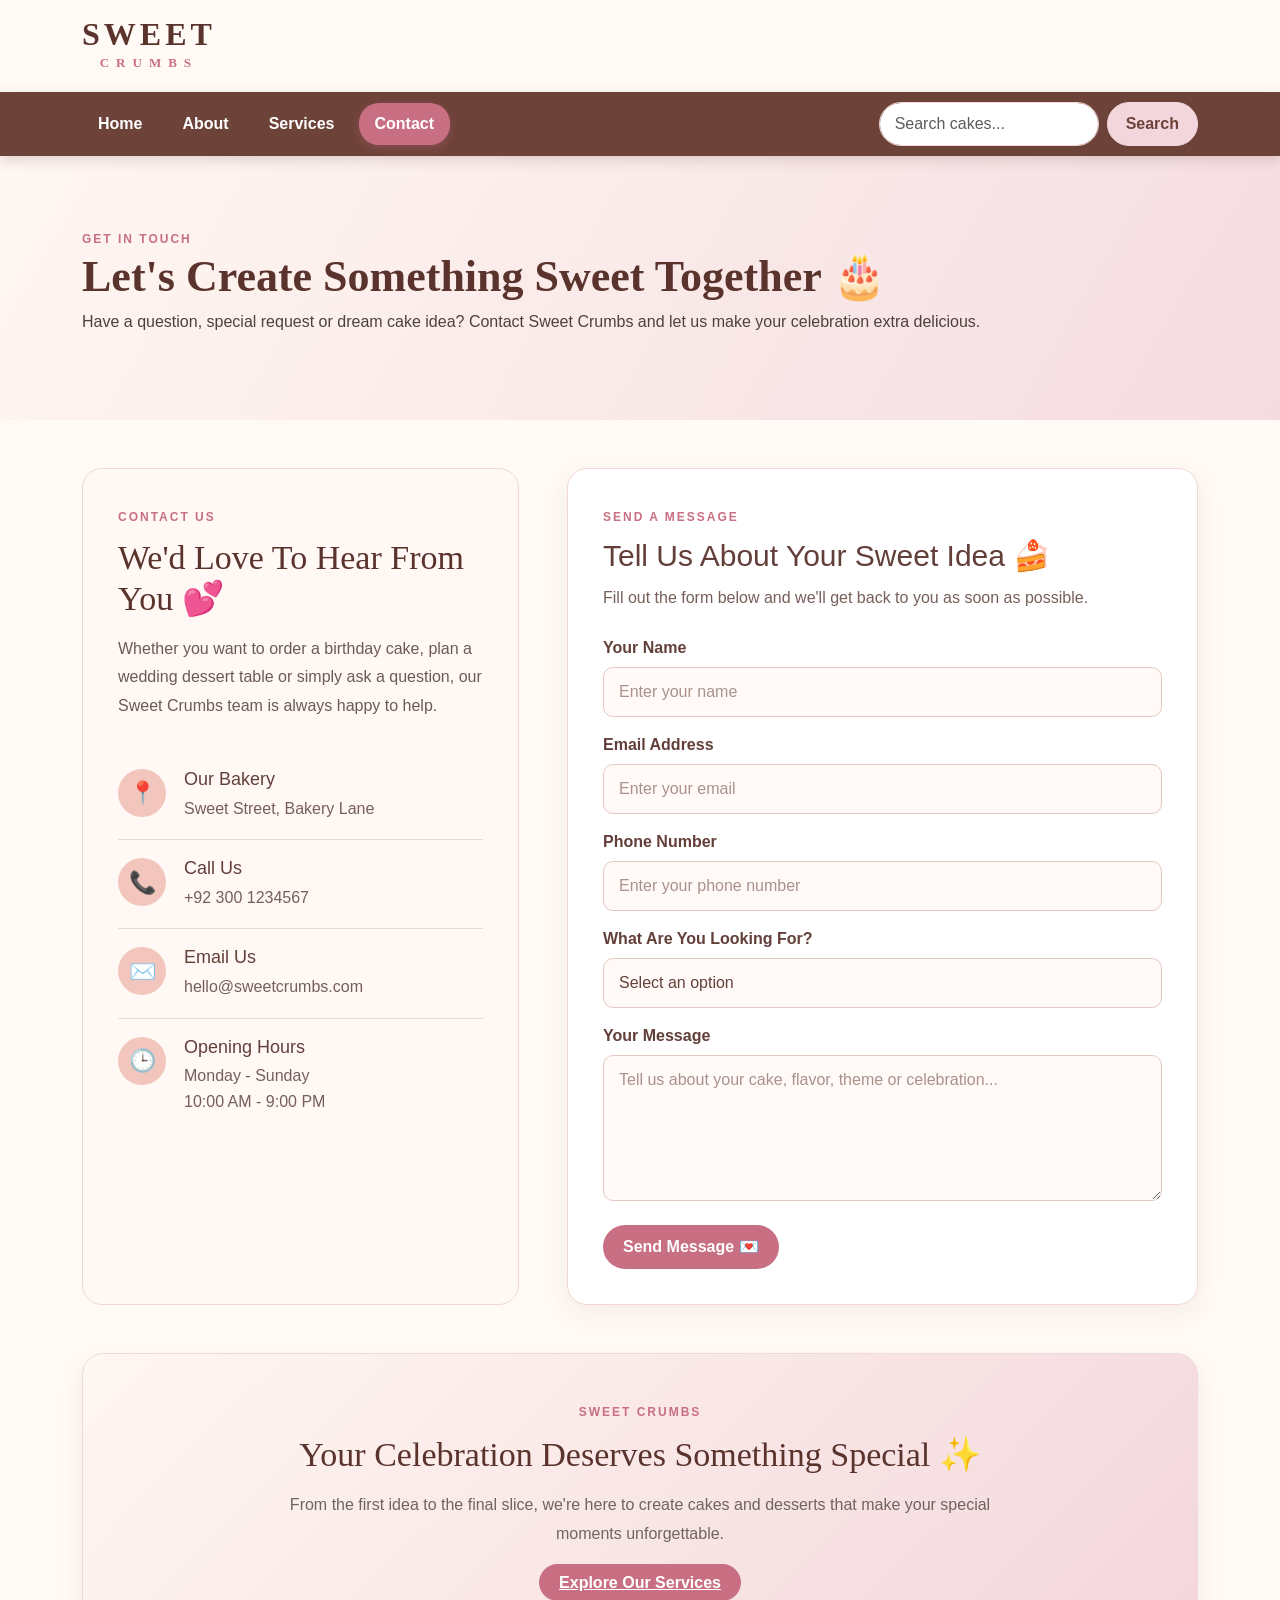
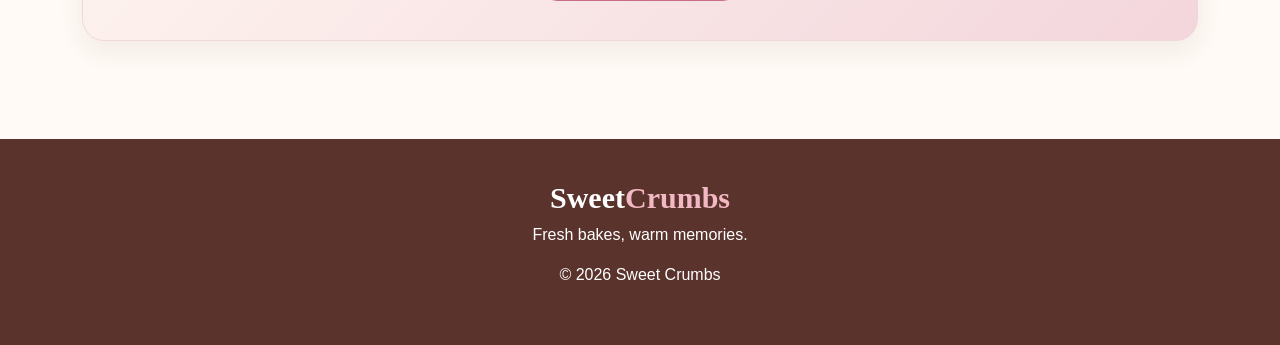
<file: contact.html>
<!DOCTYPE html>
<html lang="en">

<head>

    <meta charset="UTF-8">
    <meta name="viewport" content="width=device-width, initial-scale=1.0">

    <title>Contact - Sweet Crumbs</title>

    <!-- Bootstrap -->
    <link
        href="https://cdn.jsdelivr.net/npm/bootstrap@5.3.3/dist/css/bootstrap.min.css"
        rel="stylesheet"
    >

    <!-- Custom CSS -->
    <link rel="stylesheet" href="style.css">

</head>


<body data-page="contact">


<!-- ==================================================
     TOP NAVBAR
================================================== -->

<nav class="top-cake-navbar">

    <div class="container">

        <a href="index.html" class="cake-logo">
            SWEET
            <span>CRUMBS</span>
        </a>

    </div>

</nav>


<!-- ==================================================
     SECOND NAVBAR
================================================== -->

<nav class="navbar navbar-expand-lg second-cake-navbar">

    <div class="container">

        <!-- Mobile Button -->

        <button
            class="navbar-toggler"
            type="button"
            data-bs-toggle="collapse"
            data-bs-target="#cakeNavbar">

            <span class="navbar-toggler-icon"></span>

        </button>


        <!-- Menu -->

        <div class="collapse navbar-collapse" id="cakeNavbar">

            <ul class="navbar-nav me-auto mb-2 mb-lg-0">

                <li class="nav-item">
                    <a
                        class="nav-link"
                        data-page="home"
                        href="index.html">
                        Home
                    </a>
                </li>

                <li class="nav-item">
                    <a
                        class="nav-link"
                        data-page="about"
                        href="about.html">
                        About
                    </a>
                </li>

                <li class="nav-item">
                    <a
                        class="nav-link"
                        data-page="services"
                        href="services.html">
                        Services
                    </a>
                </li>

                <li class="nav-item">
                    <a
                        class="nav-link active"
                        data-page="contact"
                        href="contact.html">
                        Contact
                    </a>
                </li>

            </ul>


            <!-- Search -->

            <form class="d-flex cake-search">

                <input
                    class="form-control me-2"
                    type="search"
                    id="cakeSearch"
                    placeholder="Search cakes..."
                >

                <button
                    class="search-cake-btn"
                    type="submit">

                    Search

                </button>

            </form>

        </div>

    </div>

</nav>


<!-- ==================================================
     CONTACT HERO
================================================== -->

<section class="page-hero">

    <div class="container">

        <span class="eyebrow">
            GET IN TOUCH
        </span>

        <h1>
            Let's Create Something Sweet Together 🎂
        </h1>

        <p>
            Have a question, special request or dream cake idea?
            Contact Sweet Crumbs and let us make your celebration
            extra delicious.
        </p>

    </div>

</section>


<!-- ==================================================
     CONTACT SECTION
================================================== -->

<main class="container py-5">

    <div class="row g-5 align-items-stretch">


        <!-- =========================
             CONTACT INFORMATION
        ========================= -->

        <div class="col-lg-5">

            <div class="contact-info">

                <span class="eyebrow">
                    CONTACT US
                </span>

                <h2 class="section-title">
                    We'd Love To Hear From You 💕
                </h2>

                <p>
                    Whether you want to order a birthday cake, plan
                    a wedding dessert table or simply ask a question,
                    our Sweet Crumbs team is always happy to help.
                </p>


                <!-- Address -->

                <div class="contact-item">

                    <div class="contact-icon">
                        📍
                    </div>

                    <div>
                        <h4>Our Bakery</h4>

                        <p>
                            Sweet Street, Bakery Lane
                        </p>
                    </div>

                </div>


                <!-- Phone -->

                <div class="contact-item">

                    <div class="contact-icon">
                        📞
                    </div>

                    <div>
                        <h4>Call Us</h4>

                        <p>
                            +92 300 1234567
                        </p>
                    </div>

                </div>


                <!-- Email -->

                <div class="contact-item">

                    <div class="contact-icon">
                        ✉️
                    </div>

                    <div>
                        <h4>Email Us</h4>

                        <p>
                            hello@sweetcrumbs.com
                        </p>
                    </div>

                </div>


                <!-- Opening Hours -->

                <div class="contact-item">

                    <div class="contact-icon">
                        🕒
                    </div>

                    <div>
                        <h4>Opening Hours</h4>

                        <p>
                            Monday - Sunday<br>
                            10:00 AM - 9:00 PM
                        </p>
                    </div>

                </div>

            </div>

        </div>


        <!-- =========================
             CONTACT FORM
        ========================= -->

        <div class="col-lg-7">

            <div class="contact-form-card">

                <span class="eyebrow">
                    SEND A MESSAGE
                </span>

                <h2>
                    Tell Us About Your Sweet Idea 🍰
                </h2>

                <p>
                    Fill out the form below and we'll get back to you
                    as soon as possible.
                </p>


                <form id="contactForm">


                    <!-- Name -->

                    <div class="mb-3">

                        <label for="name" class="form-label">
                            Your Name
                        </label>

                        <input
                            type="text"
                            class="form-control"
                            id="name"
                            placeholder="Enter your name"
                            required
                        >

                    </div>


                    <!-- Email -->

                    <div class="mb-3">

                        <label for="email" class="form-label">
                            Email Address
                        </label>

                        <input
                            type="email"
                            class="form-control"
                            id="email"
                            placeholder="Enter your email"
                            required
                        >

                    </div>


                    <!-- Phone -->

                    <div class="mb-3">

                        <label for="phone" class="form-label">
                            Phone Number
                        </label>

                        <input
                            type="tel"
                            class="form-control"
                            id="phone"
                            placeholder="Enter your phone number"
                        >

                    </div>


                    <!-- Cake Type -->

                    <div class="mb-3">

                        <label for="cakeType" class="form-label">
                            What Are You Looking For?
                        </label>

                        <select
                            class="form-select"
                            id="cakeType"
                            required>

                            <option value="">
                                Select an option
                            </option>

                            <option>
                                Birthday Cake
                            </option>

                            <option>
                                Wedding Cake
                            </option>

                            <option>
                                Custom Cake
                            </option>

                            <option>
                                Cupcake Box
                            </option>

                            <option>
                                Dessert Table
                            </option>

                            <option>
                                Cake Delivery
                            </option>

                        </select>

                    </div>


                    <!-- Message -->

                    <div class="mb-3">

                        <label for="message" class="form-label">
                            Your Message
                        </label>

                        <textarea
                            class="form-control"
                            id="message"
                            rows="5"
                            placeholder="Tell us about your cake, flavor, theme or celebration..."
                            required></textarea>

                    </div>


                    <!-- Submit -->

                    <button
                        type="submit"
                        class="cake-btn">

                        Send Message 💌

                    </button>

                </form>


                <!-- Success Message -->

                <div
                    id="contactMessage"
                    class="message-box">
                </div>

            </div>

        </div>

    </div>


    <!-- ==================================================
         WHY CONTACT US
    ================================================== -->

    <section class="service-highlight mt-5">

        <span class="eyebrow">
            SWEET CRUMBS
        </span>

        <h2>
            Your Celebration Deserves Something Special ✨
        </h2>

        <p>
            From the first idea to the final slice, we're here to
            create cakes and desserts that make your special moments
            unforgettable.
        </p>

        <a
            href="services.html"
            class="cake-btn">

            Explore Our Services

        </a>

    </section>

</main>


<!-- ==================================================
     FOOTER
================================================== -->

<footer class="cake-footer">

    <div class="container text-center">

        <h3>
            Sweet<span>Crumbs</span>
        </h3>

        <p>
            Fresh bakes, warm memories.
        </p>

        <p>
            © 2026 Sweet Crumbs
        </p>

    </div>

</footer>


<!-- Bootstrap JS -->

<script
    src="https://cdn.jsdelivr.net/npm/bootstrap@5.3.3/dist/js/bootstrap.bundle.min.js">
</script>


<!-- Custom JS -->

<script src="script.js"></script>

</body>
</html>
</file>
<file: style.css>
:root {
    --cream: #fffaf5;
    --pink: #f3d6dc;
    --rose: #c96f83;
    --brown: #6d4239;
    --deep: #5a332d;
    --gold: #d8a55b;
}


/* =========================
   BODY
========================= */

body {
    margin: 0;
    background: var(--cream);
    font-family: Arial, sans-serif;
    color: #4d403d;
}


/* =========================
   TOP NAVBAR
========================= */

.top-cake-navbar {
    width: 100%;
    background-color: #fffaf5;
    padding: 18px 40px;
    box-shadow: 0 2px 8px rgba(90, 51, 45, 0.08);
}


/* Cake Logo */

.cake-logo {
    display: inline-block;
    text-decoration: none;

    color: #5a332d;

    font-family: Georgia, serif;
    font-size: 32px;
    font-weight: bold;

    letter-spacing: 4px;
    line-height: 1;
}

.cake-logo span {
    display: block;

    color: #c96f83;

    font-size: 13px;
    letter-spacing: 7px;

    text-align: center;
    margin-top: 6px;
}


/* =========================
   SECOND NAVBAR
========================= */

.second-cake-navbar {
    width: 100%;
    background-color: #6d4239;

    padding: 10px 25px;

    box-shadow:
        0 4px 12px rgba(90, 51, 45, 0.18);
}


/* Menu */

.second-cake-navbar .navbar-nav {
    gap: 8px;
}

.second-cake-navbar .nav-link {
    color: #fff !important;

    font-size: 16px;
    font-weight: 600;

    padding: 9px 16px !important;

    border-radius: 20px;

    transition: 0.3s ease;
}


/* Hover */

.second-cake-navbar .nav-link:hover {
    background-color: #c96f83;
    color: white !important;
}


/* Active Page */

.second-cake-navbar .nav-link.active {
    background-color: #c96f83;
    color: white !important;

    box-shadow:
        0 3px 10px rgba(201, 111, 131, 0.3);
}


/* =========================
   SEARCH BAR
========================= */

.cake-search {
    margin-left: 20px;
}

.cake-search input {
    width: 220px;

    border-radius: 25px;

    border: 1px solid #f1d8d9;

    padding: 9px 15px;

    outline: none;
}

.cake-search input:focus {
    border-color: #c96f83;

    box-shadow:
        0 0 0 3px rgba(201, 111, 131, 0.15);
}


/* Search Button */

.search-cake-btn {
    border: 1px solid #f3d6dc;

    background-color: #f3d6dc;
    color: #6d4239;

    padding: 8px 18px;

    border-radius: 25px;

    font-weight: bold;

    transition: 0.3s;
}

.search-cake-btn:hover {
    background-color: #c96f83;
    color: white;
}


/* =========================
   MOBILE
========================= */

@media (max-width: 768px) {

    .top-cake-navbar {
        padding: 15px 20px;
        text-align: center;
    }

    .cake-logo {
        font-size: 28px;
    }

    .second-cake-navbar {
        padding: 10px 15px;
    }

    .second-cake-navbar .navbar-nav {
        margin-top: 12px;
        gap: 5px;
    }

    .second-cake-navbar .nav-link {
        width: fit-content;
    }

    .cake-search {
        margin: 15px 0 5px;
        width: 100%;
    }

    .cake-search input {
        width: 100%;
    }
}

.carousel-message {
    display: none;
    margin: 20px auto 0;
    max-width: 900px;
    padding: 16px 20px;

    background: #fff0f2;
    border-left: 5px solid #c96f83;
    border-radius: 12px;

    text-align: center;
    box-shadow: 0 5px 15px rgba(90, 51, 45, 0.08);
}

.carousel-message.show {
    display: block;
}

.carousel-message p {
    margin: 0;
    color: #6d4239;
    font-size: 16px;
    line-height: 1.6;
}

.carousel-btn.active {
    background-color: #5a332d !important;
    color: white !important;
    transform: translateY(-2px);
}


/* =========================
   HERO
========================= */

.hero-wrap {
    padding: 28px 0;
}

.hero-card {
    border-radius: 24px;
    overflow: hidden;
    box-shadow: 0 12px 30px rgba(90, 51, 45, 0.14);
}

.hero-card img {
    height: 520px;
    object-fit: cover;
    filter: brightness(0.72);
}

.hero-card .carousel-caption {
    bottom: 55px;
}

.hero-card h2 {
    font: 700 42px Georgia, serif;
}


/* =========================
   BUTTON
========================= */

.cake-btn {
    border: 0;
    background: var(--rose);
    color: #fff;
    padding: 10px 20px;
    border-radius: 24px;
    font-weight: 700;
    transition: 0.25s;
}

.cake-btn:hover,
.cake-btn.active {
    background: var(--deep);
    transform: translateY(-2px);
}


/* =========================
   CONTENT
========================= */

.content-card,
.sidebar-card,
.about-box,
.product-card,
.contact-card,
.table-wrap {
    background: #fff;
    border-radius: 20px;
    box-shadow: 0 8px 24px rgba(90, 51, 45, 0.08);
    border: 1px solid #f0dfe0;
}

.content-card {
    padding: 30px;
}

.content-card h1,
.about-box h2,
.table-wrap h2,
.contact-card h2 {
    font-family: Georgia, serif;
    color: var(--deep);
}


/* =========================
   TEXT LABELS
========================= */

.eyebrow,
.tag {
    color: var(--rose);
    font-size: 12px;
    letter-spacing: 2px;
    font-weight: 800;
}


/* =========================
   FEATURE CARDS
========================= */

.feature-card {
    background: #fff;
    border-radius: 18px;
    overflow: hidden;
    height: 100%;
    box-shadow: 0 8px 22px rgba(90, 51, 45, 0.07);
    border: 1px solid #f1e2df;
}

.feature-card img {
    width: 100%;
    height: 190px;
    object-fit: cover;
}

.feature-card h3,
.product-card h3 {
    font: 700 22px Georgia, serif;
    color: var(--deep);
    padding: 18px 18px 0;
}

.feature-card p {
    padding: 0 18px;
    color: #6f6460;
}

.feature-card .cake-btn {
    margin: 0 18px 18px;
}
/* =========================
   SIDEBAR 6 CAKE CARDS
========================= */

.sidebar-card {
    padding: 22px;
    background: #fff;
    border-radius: 20px;
    border: 1px solid #f0dfe0;
    box-shadow: 0 8px 24px rgba(90, 51, 45, 0.08);
}

.sidebar-card > h3 {
    color: #5a332d;
    text-align: center;
    font-family: Georgia, serif;
    margin-bottom: 18px;
}


/* Each small card */

.side-cake-card {
    background: #fffaf7;
    border: 1px solid #f0dfe0;
    border-radius: 14px;
    padding: 10px;
    text-align: center;
    height: 100%;
    box-shadow: 0 4px 12px rgba(90, 51, 45, 0.08);

    transition: all 0.3s ease;
}

.side-cake-card:hover {
    transform: translateY(-5px);
    box-shadow: 0 8px 20px rgba(90, 51, 45, 0.14);
}


/* Card image */

.side-cake-card img {
    width: 100%;
    height: 90px;
    object-fit: cover;
    border-radius: 10px;
}


/* Card heading */

.side-cake-card h5 {
    color: #6d4239;
    font-family: Georgia, serif;
    font-size: 15px;
    margin: 10px 0 4px;
}


/* Card paragraph */

.side-cake-card p {
    color: #777;
    font-size: 12px;
    margin-bottom: 9px;
}


/* Small button */

.side-cake-card .cake-btn {
    padding: 6px 12px;
    font-size: 11px;
}


/* =========================
   LIST BELOW SIDEBAR
========================= */

.sidebar-list {
    margin-top: 20px;
    padding: 20px;

    background: #fff;
    border: 1px solid #f0dfe0;
    border-radius: 18px;

    box-shadow: 0 8px 22px rgba(90, 51, 45, 0.08);
}

.sidebar-list h3 {
    text-align: center;
    color: #5a332d;
    font-family: Georgia, serif;
    font-size: 21px;
    margin-bottom: 16px;
}

.sidebar-list ul {
    list-style: none;
    padding: 0;
    margin: 0;
}

.sidebar-list li {
    background: #fff4f0;
    color: #6d4239;

    padding: 10px 12px;
    margin-bottom: 8px;

    border-radius: 10px;
    border-left: 4px solid #c96f83;

    transition: all 0.3s ease;
}

.sidebar-list li:hover {
    background: #f3d6dc;
    transform: translateX(5px);
}


/* Message under sidebar */

#sidebarMessage {
    margin-top: 20px;
}


/* =========================
   MESSAGE
========================= */

.message-box {
    display: none;
    margin-top: 20px;
    padding: 15px 18px;
    background: #fff0f2;
    border-left: 5px solid var(--rose);
    border-radius: 12px;
}

.message-box.show {
    display: block;
}


/* =========================
   PAGE HERO
========================= */

.page-hero {
    padding: 70px 0;
    background: linear-gradient(
        120deg,
        #fff7f1,
        #f5dce1
    );
}

.page-hero h1 {
    font: 700 44px Georgia, serif;
    color: var(--deep);
}


/* =========================
   ABOUT
========================= */

.about-box {
    padding: 0;
    overflow: hidden;
    display: grid;
    grid-template-columns: 1fr 1fr;
}

.about-box img {
    width: 100%;
    height: 100%;
    object-fit: cover;
    min-height: 420px;
}

.about-box > div {
    padding: 40px;
}


/* =========================
   PRODUCT CARDS
========================= */

.product-card {
    overflow: hidden;
    height: 100%;
}

.product-card img {
    width: 100%;
    height: 240px;
    object-fit: cover;
}

.product-card .p-4 strong {
    font-size: 24px;
    color: var(--deep);
}


/* =========================
   TABLE
========================= */

.table-wrap {
    padding: 28px;
}

.cake-table thead th {
    background: var(--deep);
    color: white;
}

.cake-table tbody tr:nth-child(even) {
    background: #fff4f0;
}


/* =========================
   CONTACT
========================= */

.contact-card {
    padding: 28px;
}

.contact-item {
    display: flex;
    gap: 12px;
    padding: 12px 0;
    border-bottom: 1px solid #f0e6e2;
}

.contact-item:last-child {
    border-bottom: 0;
}


/* =========================
   FORM
========================= */

.form-control,
.form-select {
    border-radius: 12px;
    padding: 11px 13px;
    border-color: #e5d3cf;
}

.form-control:focus,
.form-select:focus {
    border-color: var(--rose);
    box-shadow: 0 0 0 0.2rem rgba(201, 111, 131, 0.15);
}


/* =========================
   FOOTER
========================= */

.cake-footer {
    margin-top: 50px;
    background: var(--deep);
    color: #fff;
    padding: 42px 0;
}

.cake-footer h3 {
    font: 700 30px Georgia, serif;
}

.cake-footer h3 span {
    color: #f2b8c3;
}


/* =========================
   MOBILE
========================= */

@media (max-width: 768px) {

    .hero-card img {
        height: 360px;
    }

    .hero-card h2 {
        font-size: 27px;
    }

    .about-box {
        grid-template-columns: 1fr;
    }

    .about-box img {
        min-height: 260px;
    }

    .page-hero h1 {
        font-size: 32px;
    }

    .nav-link {
        margin-left: 0;
    }
}
/* =========================
   ABOUT PAGE
========================= */

.about-box {
    display: grid;
    grid-template-columns: 1fr 1fr;
    overflow: hidden;

    background: #fff;
    border-radius: 22px;
    border: 1px solid #f0dfe0;

    box-shadow: 0 10px 28px rgba(90, 51, 45, 0.10);
}


/* Image */

.about-image {
    width: 100%;
    min-height: 500px;
    overflow: hidden;
}

.about-image img {
    width: 100%;
    height: 100%;
    min-height: 500px;
    object-fit: cover;
    display: block;
}


/* Content */

.about-content {
    padding: 45px;
}

.about-content h2 {
    color: #5a332d;
    font-family: Georgia, serif;
    font-size: 36px;
    margin: 12px 0 20px;
}

.about-content p {
    color: #6f6460;
    font-size: 16px;
    line-height: 1.8;
    margin-bottom: 16px;
}


/* Value Section */

.section-title {
    color: #5a332d;
    font-family: Georgia, serif;
    font-size: 34px;
    margin-top: 8px;
}

.section-subtitle {
    max-width: 700px;
    margin: 0 auto;
    color: #777;
    line-height: 1.7;
}


/* Value Cards */

.about-value-card {
    height: 100%;
    padding: 30px 22px;

    background: #fff;

    border-radius: 18px;

    border: 1px solid #f0dfe0;

    text-align: center;

    box-shadow: 0 7px 20px rgba(90, 51, 45, 0.07);

    transition: 0.3s ease;
}

.about-value-card:hover {
    transform: translateY(-6px);

    box-shadow:
        0 12px 25px rgba(90, 51, 45, 0.14);
}


/* Icon */

.value-icon {
    width: 65px;
    height: 65px;

    margin: 0 auto 18px;

    display: flex;
    align-items: center;
    justify-content: center;

    background: #f3d6dc;

    border-radius: 50%;

    font-size: 30px;
}


/* Card Heading */

.about-value-card h3 {
    color: #5a332d;
    font-family: Georgia, serif;
    font-size: 22px;
    margin-bottom: 10px;
}


/* Card Paragraph */

.about-value-card p {
    color: #6f6460;
    line-height: 1.7;
    margin: 0;
}


/* Mission */

.mission-box {
    padding: 40px;

    background:
        linear-gradient(
            135deg,
            #fff7f1,
            #f3d6dc
        );

    border-radius: 20px;

    text-align: center;

    border: 1px solid #efd8da;

    box-shadow: 0 8px 22px rgba(90, 51, 45, 0.08);
}

.mission-box h2 {
    color: #5a332d;
    font-family: Georgia, serif;
    font-size: 32px;
    margin: 10px 0 15px;
}

.mission-box p {
    max-width: 800px;
    margin: 0 auto 20px;

    color: #6f6460;
    line-height: 1.8;
}


/* Mobile */

@media (max-width: 768px) {

    .about-box {
        grid-template-columns: 1fr;
    }

    .about-image {
        min-height: 280px;
    }

    .about-content {
        padding: 28px;
    }

    .about-content h2 {
        font-size: 28px;
    }

    .section-title {
        font-size: 28px;
    }

    .mission-box {
        padding: 28px 20px;
    }

    .mission-box h2 {
        font-size: 27px;
    }
}


/* =========================
   SERVICES PAGE
========================= */

.service-card {
    height: 100%;
    overflow: hidden;

    background: #fff;

    border: 1px solid #f0dfe0;
    border-radius: 20px;

    box-shadow: 0 8px 22px rgba(90, 51, 45, 0.08);

    transition: all 0.35s ease;
}

.service-card:hover {
    transform: translateY(-8px);

    box-shadow:
        0 14px 30px rgba(90, 51, 45, 0.15);
}


/* Service Image */

.service-card img {
    width: 100%;
    height: 230px;

    object-fit: cover;

    display: block;
}


/* Service Content */

.service-card-body {
    padding: 22px;
}

.service-card-body h3 {
    color: #5a332d;
    font-family: Georgia, serif;

    font-size: 23px;

    margin: 10px 0;
}

.service-card-body p {
    color: #6f6460;

    font-size: 14px;
    line-height: 1.7;

    margin-bottom: 18px;
}


/* Tag */

.service-card-body .tag {
    color: #c96f83;

    font-size: 11px;
    font-weight: bold;

    letter-spacing: 2px;
}


/* Highlight */

.service-highlight {
    padding: 45px;

    background:
        linear-gradient(
            135deg,
            #fff7f1,
            #f3d6dc
        );

    border-radius: 22px;

    text-align: center;

    border: 1px solid #efd8da;

    box-shadow:
        0 10px 25px rgba(90, 51, 45, 0.08);
}

.service-highlight h2 {
    color: #5a332d;

    font-family: Georgia, serif;

    font-size: 34px;

    margin: 12px 0 15px;
}

.service-highlight p {
    max-width: 750px;

    margin: 0 auto 22px;

    color: #6f6460;

    line-height: 1.8;
}


/* Mobile */

@media (max-width: 768px) {

    .service-card img {
        height: 200px;
    }

    .service-card-body {
        padding: 18px;
    }

    .service-highlight {
        padding: 28px 20px;
    }

    .service-highlight h2 {
        font-size: 27px;
    }

}


/* ==================================================
   CONTACT PAGE
================================================== */

/* Contact Information */

.contact-info {
    height: 100%;
    padding: 35px;
    background: #fff8f5;
    border-radius: 20px;
    border: 1px solid #f1d8d2;
}

.contact-info .section-title {
    margin-top: 10px;
    margin-bottom: 15px;
}

.contact-info > p {
    color: #6d5a55;
    line-height: 1.8;
    margin-bottom: 30px;
}


/* Contact Items */

.contact-item {
    display: flex;
    align-items: flex-start;
    gap: 18px;
    padding: 18px 0;
    border-bottom: 1px solid #ead8d4;
}

.contact-item:last-child {
    border-bottom: none;
}

.contact-icon {
    width: 48px;
    height: 48px;
    min-width: 48px;

    display: flex;
    align-items: center;
    justify-content: center;

    background: #f3c6bd;
    border-radius: 50%;

    font-size: 22px;
}

.contact-item h4 {
    margin: 0 0 5px;
    color: #633f3a;
    font-size: 18px;
}

.contact-item p {
    margin: 0;
    color: #765f59;
    line-height: 1.6;
}


/* ==================================================
   CONTACT FORM
================================================== */

.contact-form-card {
    height: 100%;
    padding: 35px;

    background: #ffffff;

    border-radius: 20px;
    border: 1px solid #f1d8d2;

    box-shadow: 0 8px 25px rgba(120, 70, 60, 0.08);
}

.contact-form-card h2 {
    color: #633f3a;
    font-size: 30px;
    margin-top: 10px;
    margin-bottom: 10px;
}

.contact-form-card > p {
    color: #765f59;
    margin-bottom: 25px;
    line-height: 1.7;
}


/* Form Labels */

.contact-form-card .form-label {
    color: #633f3a;
    font-weight: 600;
    margin-bottom: 7px;
}


/* Inputs */

.contact-form-card .form-control,
.contact-form-card .form-select {
    border: 1px solid #e5c8c2;
    border-radius: 10px;
    padding: 12px 15px;

    color: #633f3a;
    background: #fffaf8;

    transition: 0.3s ease;
}


/* Input Focus */

.contact-form-card .form-control:focus,
.contact-form-card .form-select:focus {
    border-color: #d99b91;

    box-shadow: 0 0 0 3px rgba(217, 155, 145, 0.15);

    background: #ffffff;
}


/* Textarea */

.contact-form-card textarea {
    resize: vertical;
    min-height: 130px;
}


/* Placeholder */

.contact-form-card .form-control::placeholder {
    color: #aa918b;
}


/* ==================================================
   CONTACT BUTTON
================================================== */

.contact-form-card .cake-btn {
    border: none;
    margin-top: 8px;
    cursor: pointer;
}


/* ==================================================
   CONTACT SUCCESS MESSAGE
================================================== */

#contactMessage {
    margin-top: 20px;
}


/* ==================================================
   RESPONSIVE CONTACT
================================================== */

@media (max-width: 991px) {

    .contact-info {
        height: auto;
    }

    .contact-form-card {
        height: auto;
    }

}


@media (max-width: 576px) {

    .contact-info,
    .contact-form-card {
        padding: 25px 20px;
        border-radius: 15px;
    }

    .contact-form-card h2 {
        font-size: 24px;
    }

    .contact-item {
        gap: 12px;
    }

    .contact-icon {
        width: 42px;
        height: 42px;
        min-width: 42px;
        font-size: 18px;
    }

}
</file>
